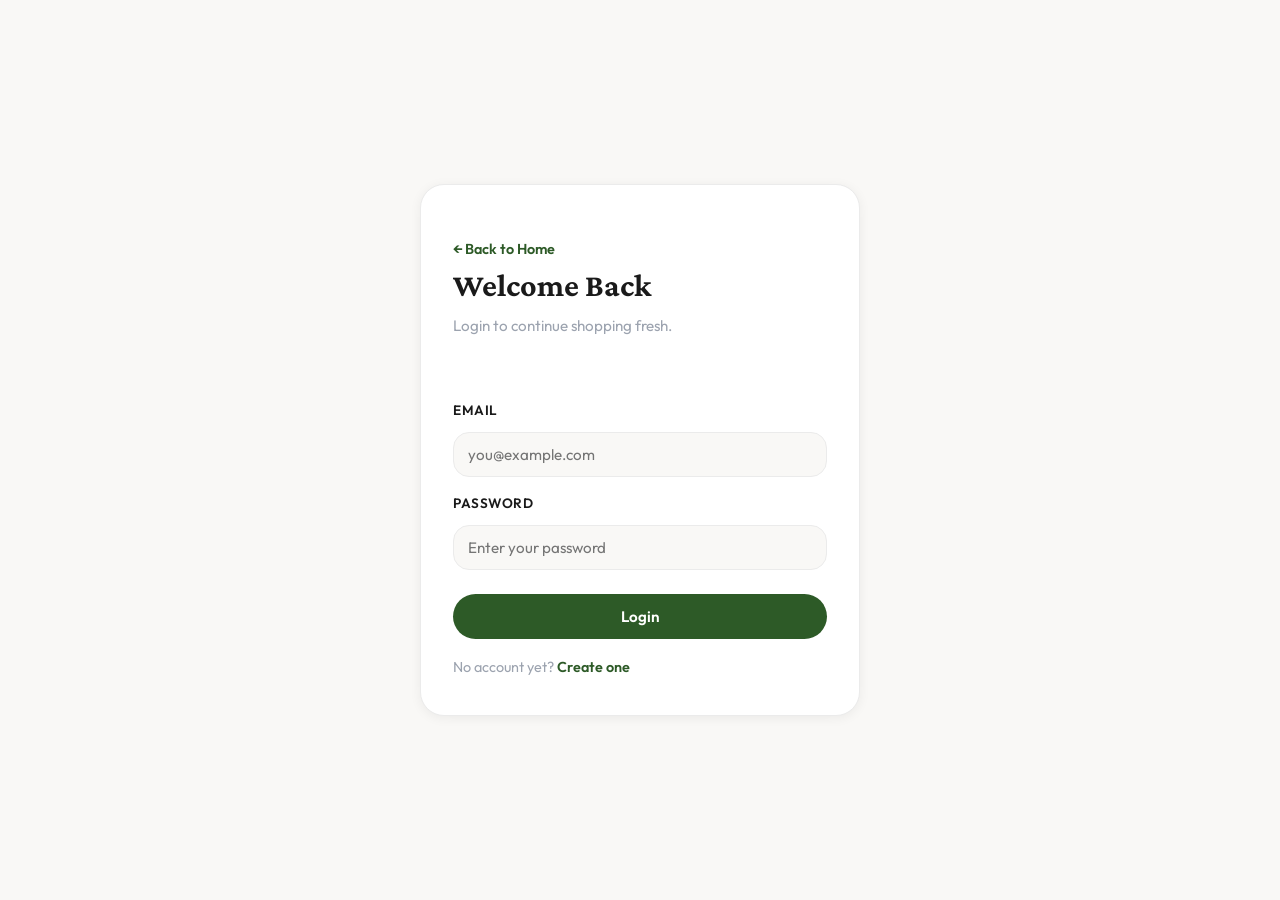
<file: admin.html>
<!DOCTYPE html>
<html lang="en">
<head>
  <meta charset="UTF-8">
  <meta name="viewport" content="width=device-width, initial-scale=1.0">
  <title>Admin Dashboard | FreshMarket</title>
  <link rel="preconnect" href="https://fonts.googleapis.com">
  <link rel="preconnect" href="https://fonts.gstatic.com" crossorigin>
  <link href="https://fonts.googleapis.com/css2?family=Crimson+Pro:ital,wght@0,400;0,600;0,700;1,400&family=Outfit:wght@300;400;500;600;700&display=swap" rel="stylesheet">
  <link rel="stylesheet" href="style.css">
  <link rel="stylesheet" href="https://cdnjs.cloudflare.com/ajax/libs/font-awesome/6.5.0/css/all.min.css">
</head>
<body data-page="admin">
  <header class="navbar">
    <a class="logo" href="index.html"><i class="fa-solid fa-seedling"></i> FreshMarket</a>
    <div class="search-bar">
      <i class="fa-solid fa-shield-halved search-icon"></i>
      <input type="text" value="Admin Dashboard" disabled>
    </div>
    <div class="nav-icons">
      <div id="roleLinks"></div>
      <a class="icon-badge nav-link" href="wishlist.html"><i class="fa-regular fa-heart"></i></a>
      <a class="icon-badge nav-link" href="index.html">Store</a>
      <div id="authActions" class="auth-actions"></div>
    </div>
  </header>

  <main class="dashboard">
    <section class="dashboard-head">
      <h1>Admin Management</h1>
      <p id="statusMessage" class="status-message"></p>
    </section>

    <section class="dashboard-grid">
      <article class="dashboard-card">
        <h3 id="categoryFormTitle">Create Category</h3>
        <form id="categoryForm" class="admin-form">
          <input type="hidden" id="editCategoryId" value="">
          <label for="categoryName">Category Name</label>
          <input id="categoryName" type="text" required placeholder="e.g. Dairy">
          <div class="form-actions">
            <button class="auth-btn submit" type="submit" id="categorySubmitBtn">Create Category</button>
            <button class="auth-btn secondary hidden" type="button" id="cancelCategoryEditBtn">Cancel</button>
          </div>
        </form>
      </article>

      <article class="dashboard-card">
        <h3 id="productFormTitle">Create Product</h3>
        <form id="productForm" class="admin-form">
          <input type="hidden" id="editProductId" value="">
          
          <label for="productName">Product Name</label>
          <input id="productName" type="text" required placeholder="e.g. Fresh Milk">

          <label for="productDescription">Description</label>
          <input id="productDescription" type="text" placeholder="Short product description">

          <label for="productImageUrl">Image URL</label>
          <input id="productImageUrl" type="url" placeholder="https://example.com/image.jpg">
          <div id="imagePreviewWrap" style="display:none;margin-top:6px;">
            <img id="imagePreview" src="" alt="Preview" onerror="this.src='https://images.unsplash.com/photo-1542838132-92c53300491e?q=80&w=600'; this.onerror=null;" style="width:100%;max-height:140px;object-fit:cover;border-radius:12px;border:1px solid #EBEBEB;">
          </div>

          <label for="productPrice">Price ($)</label>
          <input id="productPrice" type="number" min="0" step="0.01" required placeholder="0.00">

          <label for="productQuantity">Stock Quantity</label>
          <input id="productQuantity" type="number" min="0" required placeholder="0">

          <label for="productCategoryId">Category</label>
          <select id="productCategoryId" required></select>

          <div class="form-actions">
            <button class="auth-btn submit" type="submit" id="productSubmitBtn">Create Product</button>
            <button class="auth-btn secondary hidden" type="button" id="cancelEditBtn">Cancel</button>
          </div>
        </form>
      </article>
    </section>

    <section class="dashboard-card">
      <h3>Categories</h3>
      <div class="table-wrap">
        <table class="admin-table">
          <thead>
            <tr>
              <th>#</th>
              <th>Name</th>
              <th>ID</th>
              <th>Actions</th>
            </tr>
          </thead>
          <tbody id="categoriesTableBody"></tbody>
        </table>
      </div>
    </section>

    <section class="dashboard-card">
      <h3>Products</h3>
      <div class="table-wrap">
        <table class="admin-table">
          <thead>
            <tr>
              <th>Name</th>
              <th>Category</th>
              <th>Price</th>
              <th>Stock</th>
              <th>ID</th>
              <th>Actions</th>
            </tr>
          </thead>
          <tbody id="productsTableBody"></tbody>
        </table>
      </div>
    </section>
  </main>

  <script type="module" src="script-app.js"></script>
</body>
</html>
</file>
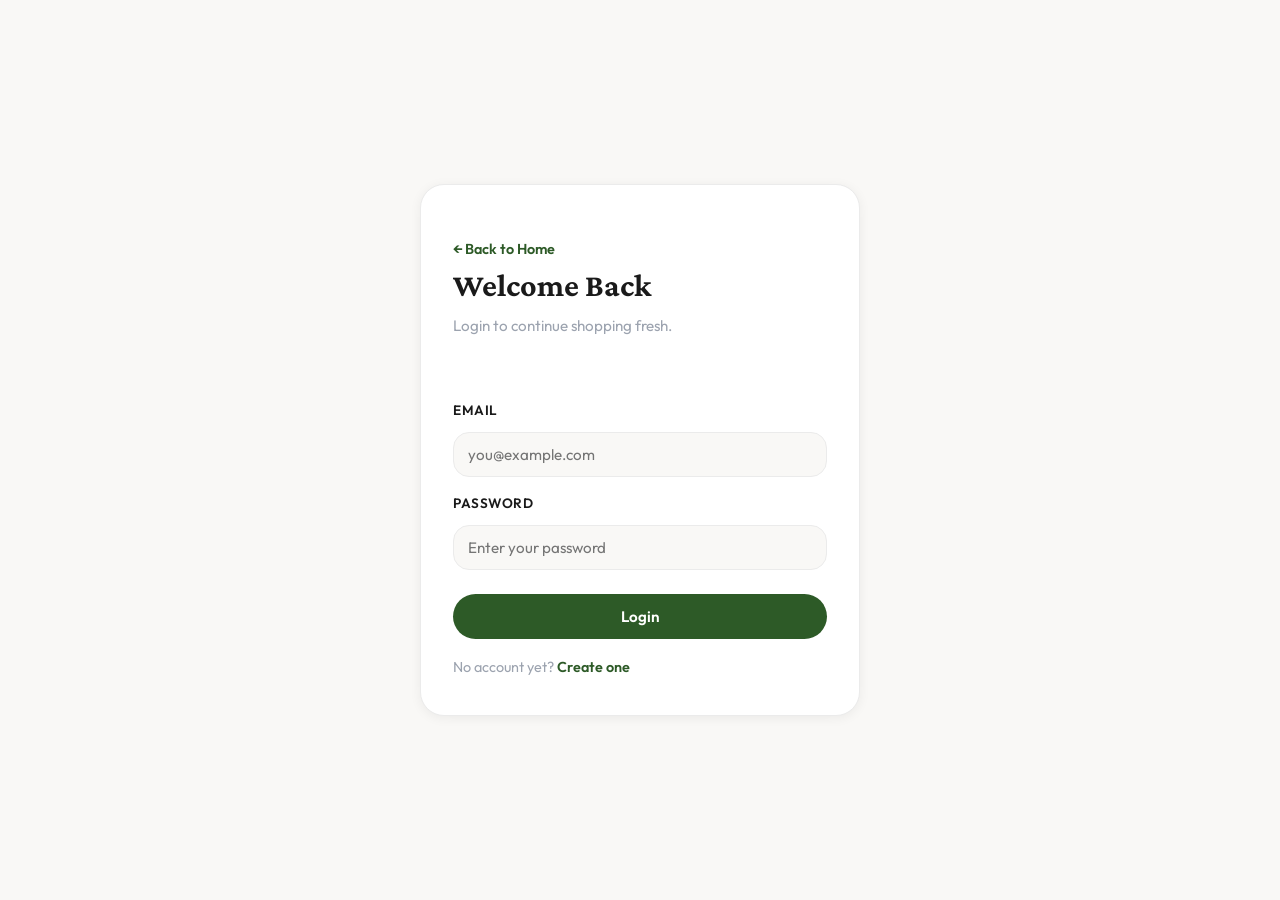
<file: Cart.html>
<!doctype html>
<html lang="en">

<head>
  <meta charset="UTF-8" />
  <meta name="viewport" content="width=device-width, initial-scale=1.0" />
  <title>Cart | FreshMarket</title>
  <meta name="description" content="Review your FreshMarket cart and place your grocery order.">
  <link rel="preconnect" href="https://fonts.googleapis.com">
  <link rel="preconnect" href="https://fonts.gstatic.com" crossorigin>
  <link
    href="https://fonts.googleapis.com/css2?family=Crimson+Pro:ital,wght@0,400;0,600;0,700;1,400&family=Outfit:wght@300;400;500;600;700&display=swap"
    rel="stylesheet">
  <link rel="stylesheet" href="style.css" />
  <link rel="stylesheet" href="https://cdnjs.cloudflare.com/ajax/libs/font-awesome/6.5.0/css/all.min.css" />
</head>

<body data-page="cart">
  <header class="navbar">
    <a class="logo" href="index.html"><i class="fa-solid fa-seedling"></i> FreshMarket</a>
    <div class="search-bar">
      <i class="fa-solid fa-magnifying-glass search-icon"></i>
      <input type="text" placeholder="Your cart items..." disabled />
    </div>
    <div class="nav-icons">
      <div id="roleLinks"></div>
      <a class="icon-badge" href="wishlist.html" title="Wishlist"><i class="fa-regular fa-heart"></i></a>
      <a class="icon-badge" href="index.html"><i class="fa-solid fa-store"></i></a>
      <div id="authActions" class="auth-actions"></div>
    </div>
  </header>

  <h1 class="title">Shopping Cart</h1>
  <p id="statusMessage" class="status-message page-message"></p>

  <div class="cart-container">
    <div id="cartItems" class="cart-items">
      <!-- Rendered from API -->
    </div>

    <div class="summary">
      <h3>Order Summary</h3>

      <div class="row">
        <span>Subtotal</span>
        <span id="subtotal">$0.00</span>
      </div>

      <div class="row">
        <span>Tax (8%)</span>
        <span id="tax">$0.00</span>
      </div>

      <div class="row">
        <span>Delivery Fee</span>
        <span>$4.99</span>
      </div>

      <hr />

      <div class="total">
        <span>Total</span>
        <span id="total">$0.00</span>
      </div>

      <button id="checkoutBtn" class="checkout">Proceed to Checkout</button>

      <button id="placeOrderBtn" class="checkout" style="display:none; background:#2D5A27; margin-top: 8px;">
        <i class="fa-solid fa-check"></i> Confirm &amp; Place Order
      </button>

      <button id="continueShoppingBtn" class="continue">Continue Shopping</button>
    </div>
  </div>

  <script type="module" src="script-app.js"></script>
</body>

</html>
</file>
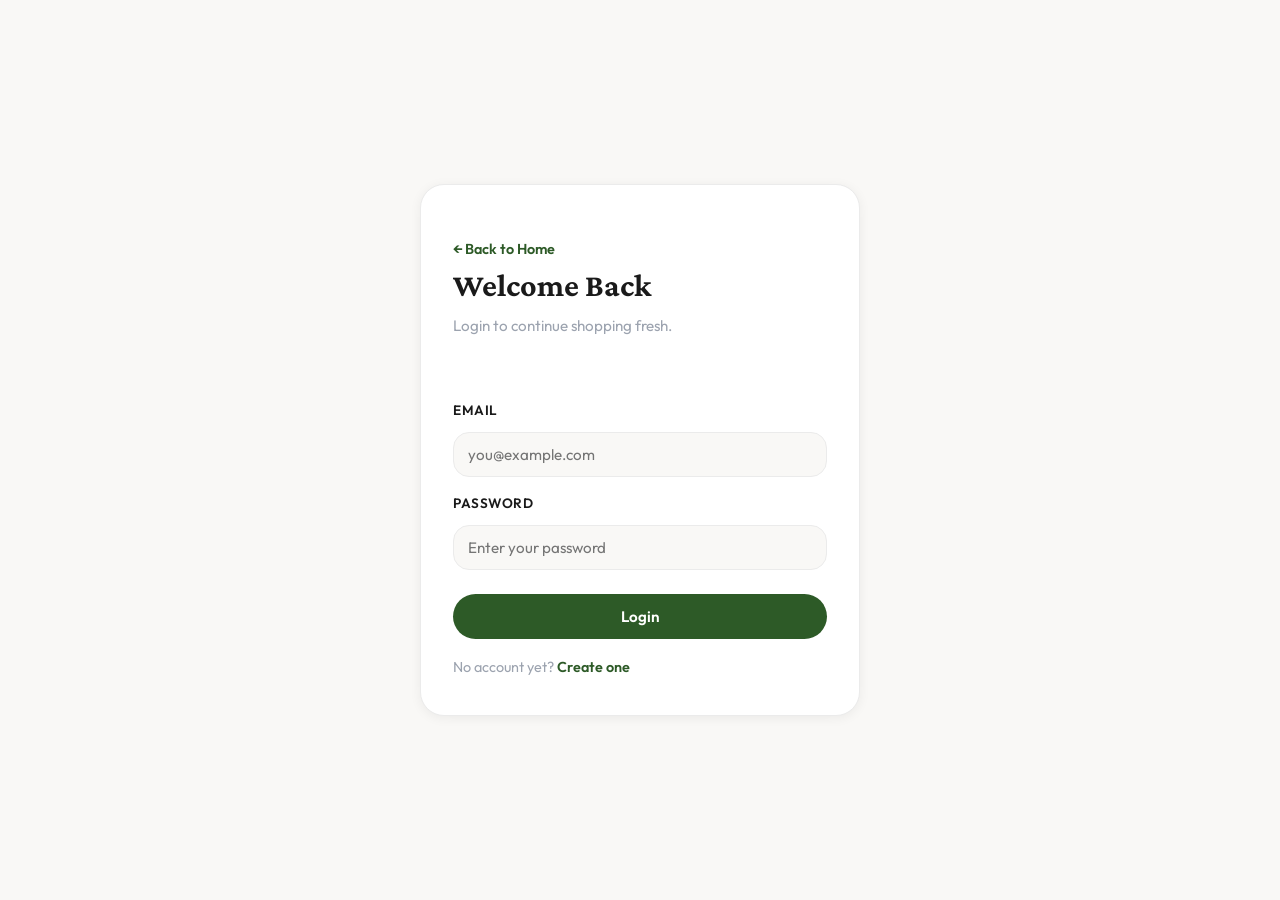
<file: delivery.html>
<!DOCTYPE html>
<html lang="en">
<head>
  <meta charset="UTF-8">
  <meta name="viewport" content="width=device-width, initial-scale=1.0">
  <title>Delivery Dashboard | FreshMarket</title>
  <link rel="preconnect" href="https://fonts.googleapis.com">
  <link rel="preconnect" href="https://fonts.gstatic.com" crossorigin>
  <link href="https://fonts.googleapis.com/css2?family=Crimson+Pro:ital,wght@0,400;0,600;0,700;1,400&family=Outfit:wght@300;400;500;600;700&display=swap" rel="stylesheet">
  <link rel="stylesheet" href="style.css">
  <link rel="stylesheet" href="https://cdnjs.cloudflare.com/ajax/libs/font-awesome/6.5.0/css/all.min.css">
</head>
<body data-page="delivery">
  <header class="navbar">
    <a class="logo" href="index.html"><i class="fa-solid fa-seedling"></i> FreshMarket</a>
    <div class="search-bar">
      <i class="fa-solid fa-truck search-icon"></i>
      <input type="text" value="Delivery Dashboard" disabled>
    </div>
    <div class="nav-icons">
      <div id="roleLinks"></div>
      <a class="icon-badge nav-link" href="index.html">Store</a>
      <div id="authActions" class="auth-actions"></div>
    </div>
  </header>

  <main class="dashboard">
    <section class="dashboard-head">
      <h1>Delivery Center</h1>
      <p id="statusMessage" class="status-message"></p>
    </section>

    <section class="dashboard-grid">
      <article class="dashboard-card">
        <h3>Available Categories</h3>
        <ul id="deliveryCategoriesList" class="delivery-list"></ul>
      </article>

      <article class="dashboard-card">
        <h3>Delivery Notes</h3>
        <p class="delivery-note">
          This page is connected to backend categories and products.
          Delivery-specific order assignment/status APIs are not yet exposed by backend.
        </p>
      </article>
    </section>

    <section class="dashboard-card">
      <h3>Product Availability Snapshot</h3>
      <div class="table-wrap">
        <table class="admin-table">
          <thead>
            <tr>
              <th>Product</th>
              <th>Category</th>
              <th>Stock</th>
              <th>Delivery Status</th>
            </tr>
          </thead>
          <tbody id="deliveryProductsBody"></tbody>
        </table>
      </div>
    </section>
  </main>

  <script type="module" src="script-app.js"></script>
</body>
</html>
</file>
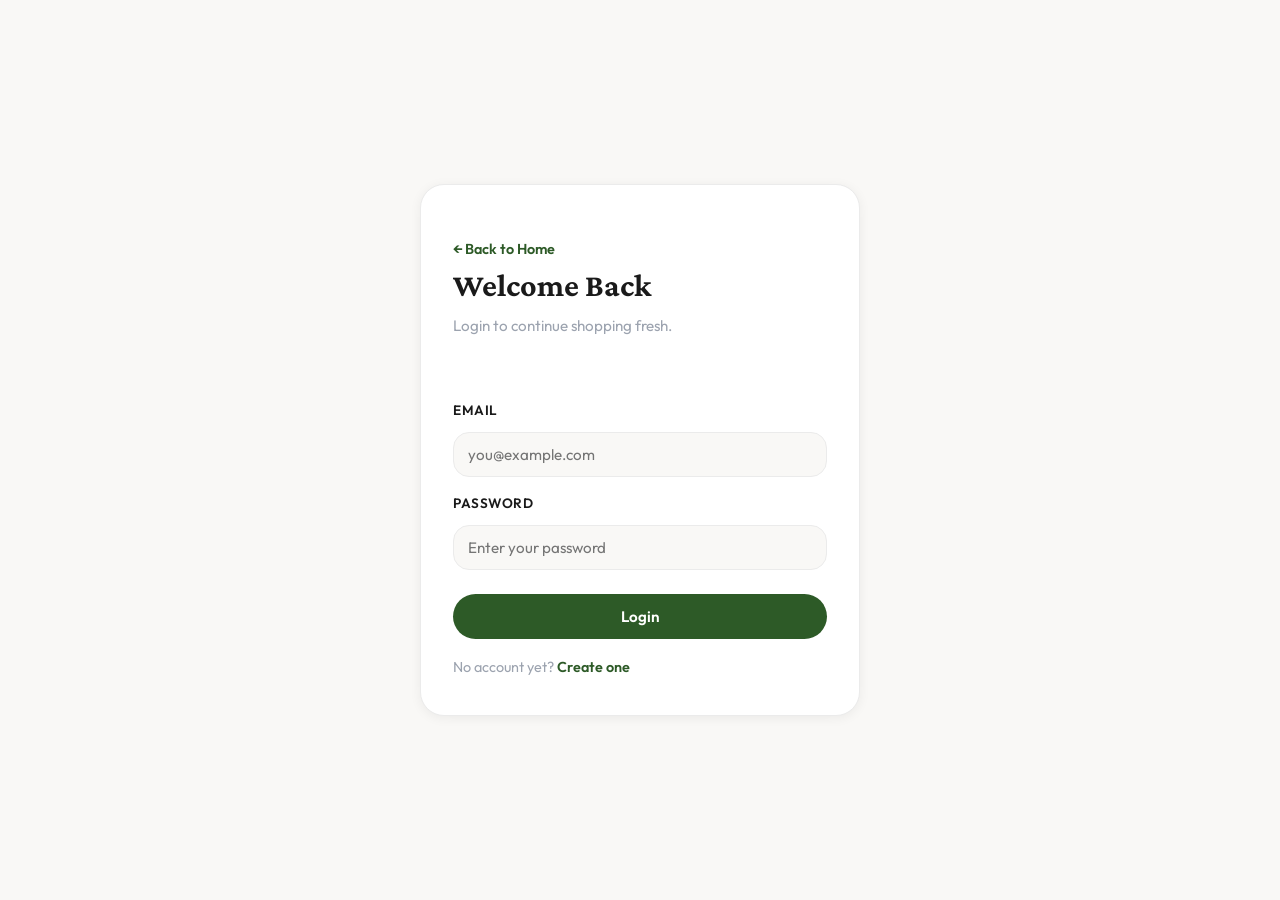
<file: login.html>
<!DOCTYPE html>
<html lang="en">
<head>
  <meta charset="UTF-8">
  <meta name="viewport" content="width=device-width, initial-scale=1.0">
  <title>Login | FreshMarket</title>
  <meta name="description" content="Login to your FreshMarket account to shop fresh groceries online.">
  <link rel="preconnect" href="https://fonts.googleapis.com">
  <link rel="preconnect" href="https://fonts.gstatic.com" crossorigin>
  <link href="https://fonts.googleapis.com/css2?family=Crimson+Pro:ital,wght@0,400;0,600;0,700;1,400&family=Outfit:wght@300;400;500;600;700&display=swap" rel="stylesheet">
  <link rel="stylesheet" href="style.css">
  <link rel="stylesheet" href="https://cdnjs.cloudflare.com/ajax/libs/font-awesome/6.5.0/css/all.min.css">
</head>
<body data-page="login">
  <main class="auth-page">
    <section class="auth-card">
      <p class="auth-switch"><a href="index.html">← Back to Home</a></p>
      <h1>Welcome Back</h1>
      <p class="auth-subtitle">Login to continue shopping fresh.</p>
      <p id="statusMessage" class="status-message"></p>
      <form id="loginForm" class="auth-form">
        <label for="email">Email</label>
        <input id="email" type="email" required placeholder="you@example.com">

        <label for="password">Password</label>
        <input id="password" type="password" required placeholder="Enter your password">

        <button type="submit" class="auth-btn submit">Login</button>
      </form>
      <p class="auth-switch">No account yet? <a href="signup.html">Create one</a></p>
    </section>
  </main>
  <script type="module" src="script-app.js"></script>
</body>
</html>
</file>
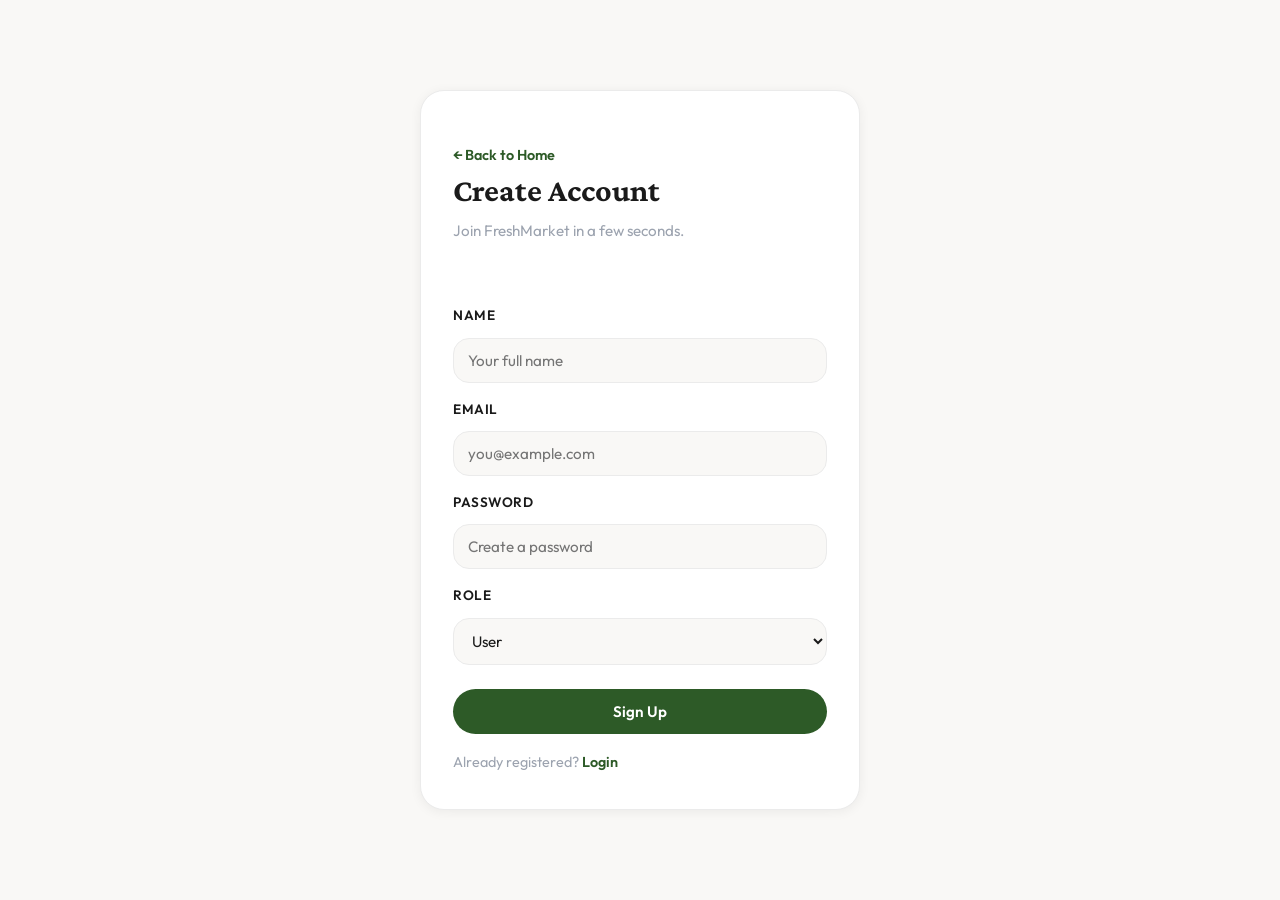
<file: signup.html>
<!DOCTYPE html>
<html lang="en">
<head>
  <meta charset="UTF-8">
  <meta name="viewport" content="width=device-width, initial-scale=1.0">
  <title>Sign Up | FreshMarket</title>
  <meta name="description" content="Create your FreshMarket account and start shopping for fresh groceries online.">
  <link rel="preconnect" href="https://fonts.googleapis.com">
  <link rel="preconnect" href="https://fonts.gstatic.com" crossorigin>
  <link href="https://fonts.googleapis.com/css2?family=Crimson+Pro:ital,wght@0,400;0,600;0,700;1,400&family=Outfit:wght@300;400;500;600;700&display=swap" rel="stylesheet">
  <link rel="stylesheet" href="style.css">
  <link rel="stylesheet" href="https://cdnjs.cloudflare.com/ajax/libs/font-awesome/6.5.0/css/all.min.css">
</head>
<body data-page="signup">
  <main class="auth-page">
    <section class="auth-card">
      <p class="auth-switch"><a href="index.html">← Back to Home</a></p>
      <h1>Create Account</h1>
      <p class="auth-subtitle">Join FreshMarket in a few seconds.</p>
      <p id="statusMessage" class="status-message"></p>
      <form id="signupForm" class="auth-form">
        <label for="name">Name</label>
        <input id="name" type="text" required placeholder="Your full name">

        <label for="email">Email</label>
        <input id="email" type="email" required placeholder="you@example.com">

        <label for="password">Password</label>
        <input id="password" type="password" required placeholder="Create a password">

        <label for="role">Role</label>
        <select id="role" required>
          <option value="USER">User</option>
          <option value="ADMIN">Admin</option>
          <option value="DELIVERY">Delivery</option>
        </select>

        <button type="submit" class="auth-btn submit">Sign Up</button>
      </form>
      <p class="auth-switch">Already registered? <a href="login.html">Login</a></p>
    </section>
  </main>
  <script type="module" src="script-app.js"></script>
</body>
</html>
</file>
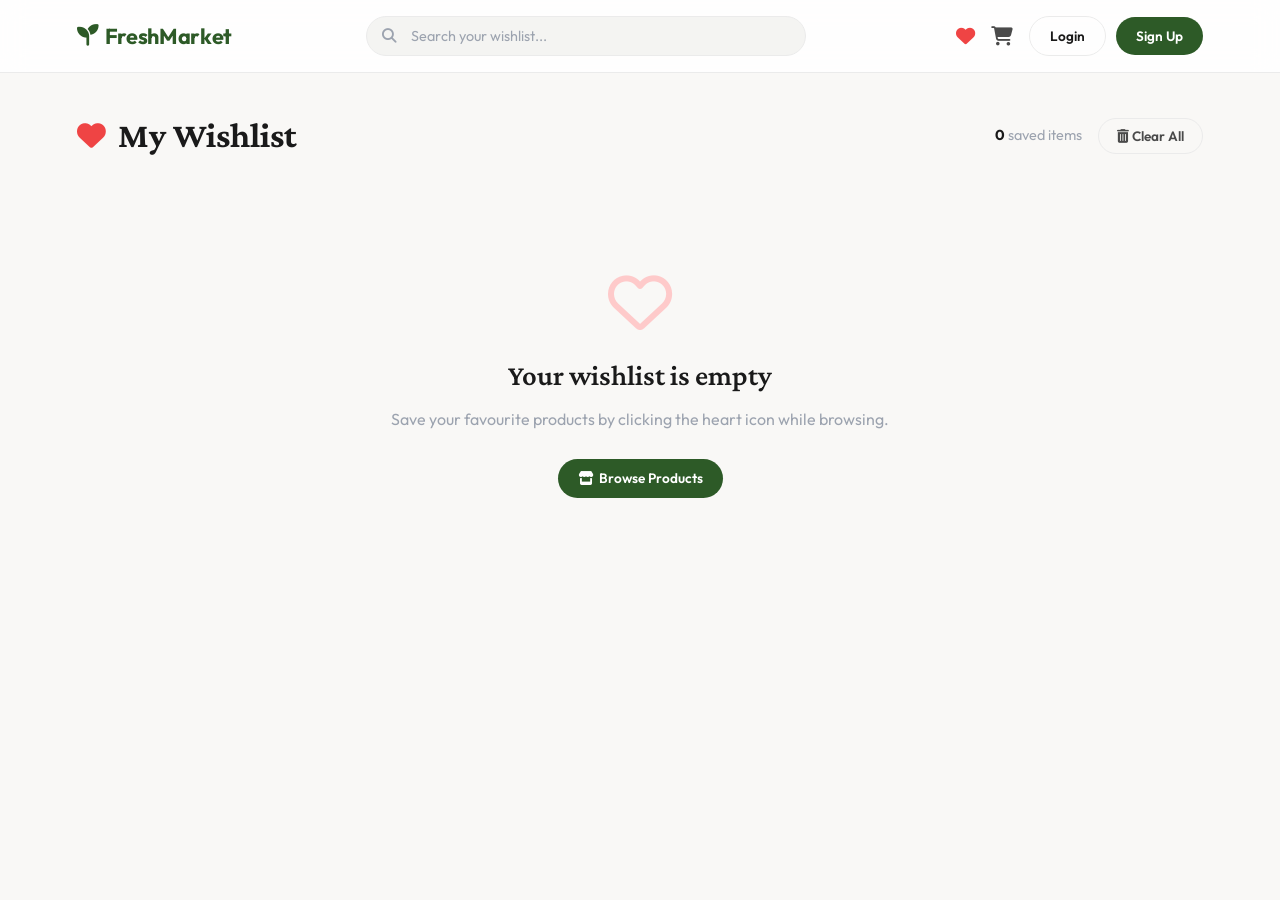
<file: wishlist.html>
<!DOCTYPE html>
<html lang="en">
<head>
  <meta charset="UTF-8">
  <meta name="viewport" content="width=device-width, initial-scale=1.0">
  <title>My Wishlist | FreshMarket</title>
  <meta name="description" content="Your saved favourite products on FreshMarket.">
  <link rel="preconnect" href="https://fonts.googleapis.com">
  <link rel="preconnect" href="https://fonts.gstatic.com" crossorigin>
  <link href="https://fonts.googleapis.com/css2?family=Crimson+Pro:ital,wght@0,400;0,600;0,700;1,400&family=Outfit:wght@300;400;500;600;700&display=swap" rel="stylesheet">
  <link rel="stylesheet" href="style.css">
  <link rel="stylesheet" href="https://cdnjs.cloudflare.com/ajax/libs/font-awesome/6.5.0/css/all.min.css">
  <style>
    .wishlist-page-header {
      display: flex;
      align-items: center;
      justify-content: space-between;
      margin: 36px 6% 28px;
      flex-wrap: wrap;
      gap: 16px;
    }
    .wishlist-page-header h1 {
      font-family: 'Crimson Pro', Georgia, serif;
      font-size: 2.2rem;
      font-weight: 700;
      color: var(--text-dark);
      display: flex;
      align-items: center;
      gap: 12px;
    }
    .wishlist-page-header h1 i {
      color: #EF4444;
      font-size: 1.8rem;
    }
    .wishlist-meta {
      font-size: 0.9rem;
      color: var(--text-muted);
    }
    .wishlist-meta span {
      font-weight: 700;
      color: var(--text-dark);
    }
    .wishlist-grid-wrap {
      padding: 0 6% 60px;
    }
    .wishlist-empty-state {
      text-align: center;
      padding: 80px 20px;
    }
    .wishlist-empty-state .empty-icon {
      font-size: 4rem;
      color: #FECACA;
      margin-bottom: 20px;
      display: block;
    }
    .wishlist-empty-state h2 {
      font-family: 'Crimson Pro', Georgia, serif;
      font-size: 1.8rem;
      font-weight: 600;
      color: var(--text-dark);
      margin-bottom: 10px;
    }
    .wishlist-empty-state p {
      color: var(--text-muted);
      margin-bottom: 28px;
      font-size: 1rem;
    }
  </style>
</head>
<body data-page="wishlist">

  <!-- Navbar -->
  <header class="navbar">
    <a class="logo" href="index.html"><i class="fa-solid fa-seedling"></i> FreshMarket</a>
    <div class="search-bar">
      <i class="fa-solid fa-magnifying-glass search-icon"></i>
      <input type="text" placeholder="Search your wishlist..." disabled>
    </div>
    <div class="nav-icons">
      <div id="roleLinks"></div>
      <a class="icon-badge" href="wishlist.html" title="Wishlist" style="color: #EF4444;">
        <i class="fa-solid fa-heart"></i>
      </a>
      <a class="icon-badge" href="Cart.html"><i class="fa-solid fa-cart-shopping"></i></a>
      <div id="authActions" class="auth-actions"></div>
    </div>
  </header>

  <!-- Page heading -->
  <div class="wishlist-page-header">
    <h1><i class="fa-solid fa-heart"></i> My Wishlist</h1>
    <div style="display:flex;align-items:center;gap:16px;">
      <p class="wishlist-meta">
        <span id="wishlistCount">0</span> saved items
      </p>
      <button id="clearWishlistBtn" class="clear-filters-btn" style="font-size:0.85rem;padding:8px 18px;">
        <i class="fa-solid fa-trash-can"></i> Clear All
      </button>
    </div>
  </div>

  <!-- Grid -->
  <div class="wishlist-grid-wrap">
    <div id="wishlistGrid" class="products-grid"></div>
    <div id="wishlistEmpty" class="wishlist-empty-state hidden">
      <i class="fa-regular fa-heart empty-icon"></i>
      <h2>Your wishlist is empty</h2>
      <p>Save your favourite products by clicking the heart icon while browsing.</p>
      <a href="index.html" class="auth-btn">
        <i class="fa-solid fa-store"></i>&nbsp; Browse Products
      </a>
    </div>
  </div>

  <script type="module" src="script-app.js"></script>
  <script>
    // Update wishlist count badge live
    document.addEventListener('DOMContentLoaded', () => {
      try {
        const list = JSON.parse(localStorage.getItem('mart_wishlist') || '[]');
        const countEl = document.getElementById('wishlistCount');
        if (countEl) countEl.textContent = list.length;
      } catch {}
    });
  </script>
</body>
</html>
</file>
<file: style.css>
@import url('https://fonts.googleapis.com/css2?family=Crimson+Pro:ital,wght@0,400;0,600;0,700;1,400&family=Outfit:wght@300;400;500;600;700&display=swap');

/* =============================================
   DESIGN TOKENS
   ============================================= */
:root {
  /* Colors */
  --green-primary:   #2D5A27;
  --green-light:     #4a7c59;
  --green-muted:     #E8F5E3;
  --green-accent:    #14AE5C;

  --bg-body:         #F9F8F6;
  --bg-card:         #FFFFFF;
  --bg-sidebar:      #FFFFFF;

  --text-dark:       #1A1A1A;
  --text-mid:        #4A4A4A;
  --text-muted:      #9CA3AF;

  --border:          #EBEBEB;
  --border-focus:    #2D5A27;

  --shadow-card:     0 2px 12px rgba(0,0,0,0.06);
  --shadow-hover:    0 8px 30px rgba(45,90,39,0.14);
  --shadow-navbar:   0 1px 0 rgba(0,0,0,0.07);

  /* Spacing */
  --radius-sm:       8px;
  --radius-md:       16px;
  --radius-lg:       24px;
  --radius-full:     9999px;
}

/* =============================================
   RESET & BASE
   ============================================= */
*, *::before, *::after { box-sizing: border-box; margin: 0; padding: 0; }

body {
  font-family: 'Outfit', -apple-system, BlinkMacSystemFont, sans-serif;
  background-color: var(--bg-body);
  color: var(--text-dark);
  line-height: 1.5;
  -webkit-font-smoothing: antialiased;
}

/* =============================================
   NAVBAR
   ============================================= */
.navbar {
  display: flex;
  justify-content: space-between;
  align-items: center;
  padding: 16px 6%;
  background: rgba(255, 255, 255, 0.85);
  backdrop-filter: blur(12px);
  position: sticky;
  top: 0;
  z-index: 1000;
  border-bottom: 1px solid var(--border);
}

/* Admin Restriction */
body.role-admin .nav-icons a[href="Cart.html"],
body.role-admin .nav-icons a[href="wishlist.html"],
body.role-admin .add-btn,
body.role-admin .wishlist-btn {
  display: none !important;
}

/* Hero Banner */
.hero-banner {
  margin: 20px 6% 40px;
  background: #fdf5eb;
  border-radius: 32px;
  display: flex;
  overflow: hidden;
  min-height: 400px;
  align-items: center;
}

.hero-content {
  flex: 1;
  padding: 60px;
}

.hero-tag {
  display: inline-block;
  padding: 6px 14px;
  background: var(--green-light);
  color: white;
  border-radius: 50px;
  font-size: 0.85rem;
  font-weight: 700;
  margin-bottom: 20px;
}

.hero-content h1 {
  font-family: 'Crimson Pro', serif;
  font-size: 3.5rem;
  line-height: 1.1;
  color: var(--text-dark);
  margin-bottom: 20px;
}

.hero-content p {
  color: var(--text-mid);
  font-size: 1.1rem;
  margin-bottom: 32px;
  max-width: 480px;
}

.hero-image {
  flex: 1;
  height: 100%;
}

.hero-image img {
  width: 100%;
  height: 100%;
  object-fit: cover;
}

/* Categories Strip */
.categories-strip {
  display: flex;
  justify-content: center;
  gap: 32px;
  margin-bottom: 50px;
  padding: 0 6%;
  flex-wrap: wrap;
}

.category-item {
  display: flex;
  flex-direction: column;
  align-items: center;
  gap: 12px;
  cursor: pointer;
  transition: transform 0.3s cubic-bezier(0.175, 0.885, 0.32, 1.275);
}

.category-item:hover { transform: translateY(-5px); }

.cat-icon {
  width: 70px;
  height: 70px;
  background: white;
  border: 1px solid var(--border);
  border-radius: 50%;
  display: flex;
  align-items: center;
  justify-content: center;
  font-size: 1.5rem;
  color: var(--text-dark);
  transition: all 0.3s;
}

.category-item.active .cat-icon {
  background: var(--green-primary);
  border-color: var(--green-primary);
  color: white;
  box-shadow: 0 8px 20px rgba(45, 90, 39, 0.2);
}

.category-item span {
  font-size: 0.9rem;
  font-weight: 600;
  color: var(--text-dark);
}

.logo {
  font-family: 'Outfit', sans-serif;
  font-size: 1.35rem;
  font-weight: 700;
  color: var(--green-primary);
  text-decoration: none;
  letter-spacing: -0.3px;
  display: flex;
  align-items: center;
  gap: 6px;
  white-space: nowrap;
}

/* Search bar */
.search-bar {
  position: relative;
  display: flex;
  align-items: center;
  flex: 1;
  max-width: 440px;
  margin: 0 32px;
}

.search-icon {
  position: absolute;
  left: 16px;
  color: var(--text-muted);
  font-size: 0.9rem;
  pointer-events: none;
}

.search-bar input {
  width: 100%;
  padding: 10px 18px 10px 44px;
  border-radius: var(--radius-full);
  border: 1.5px solid var(--border);
  background: #F4F4F2;
  font-family: 'Outfit', sans-serif;
  font-size: 0.9rem;
  color: var(--text-dark);
  transition: all 0.25s ease;
}

.search-bar input::placeholder { color: var(--text-muted); }

.search-bar input:focus {
  outline: none;
  background: #fff;
  border-color: var(--border-focus);
  box-shadow: 0 0 0 3px rgba(45,90,39,0.12);
}

/* Nav icons */
.nav-icons {
  display: flex;
  align-items: center;
  gap: 16px;
}

.icon-badge {
  font-size: 1.2rem;
  color: var(--text-mid);
  text-decoration: none;
  cursor: pointer;
  transition: color 0.2s;
  display: flex;
  align-items: center;
}

.icon-badge:hover { color: var(--green-primary); }

.auth-actions { display: flex; align-items: center; gap: 10px; }

.auth-btn {
  font-family: 'Outfit', sans-serif;
  font-weight: 600;
  font-size: 0.85rem;
  padding: 9px 20px;
  border-radius: var(--radius-full);
  border: none;
  cursor: pointer;
  text-decoration: none;
  transition: all 0.2s ease;
  display: inline-flex;
  align-items: center;
  background: var(--green-primary);
  color: #fff;
}

.auth-btn:hover { background: var(--green-light); }

.auth-btn.secondary {
  background: transparent;
  color: var(--text-dark);
  border: 1.5px solid var(--border);
}

.auth-btn.secondary:hover {
  border-color: var(--green-primary);
  color: var(--green-primary);
}

.user-badge {
  font-size: 0.85rem;
  font-weight: 500;
  color: var(--green-primary);
  background: var(--green-muted);
  border-radius: var(--radius-full);
  padding: 7px 14px;
}

.nav-link {
  font-family: 'Outfit', sans-serif;
  font-size: 0.85rem;
  font-weight: 500;
  color: var(--text-mid);
  border: 1.5px solid var(--border);
  border-radius: var(--radius-full);
  padding: 7px 16px;
  text-decoration: none;
  transition: all 0.2s;
}

.nav-link:hover { border-color: var(--green-primary); color: var(--green-primary); }

/* =============================================
   LAYOUT – CATALOG PAGE
   ============================================= */
.container {
  display: flex;
  padding: 36px 6%;
  gap: 32px;
  align-items: flex-start;
}

/* =============================================
   SIDEBAR
   ============================================= */
.sidebar {
  width: 260px;
  flex-shrink: 0;
  background: var(--bg-sidebar);
  border-radius: var(--radius-lg);
  border: 1px solid var(--border);
  padding: 28px 24px;
  box-shadow: var(--shadow-card);
}

.filter-header {
  display: flex;
  align-items: center;
  gap: 9px;
  font-family: 'Outfit', sans-serif;
  font-weight: 700;
  font-size: 1.05rem;
  color: var(--text-dark);
  margin-bottom: 28px;
}

.filter-header i { color: var(--green-primary); }

.clear-filters-btn {
  margin-left: auto;
  background: none;
  border: 1.5px solid var(--border);
  border-radius: var(--radius-full);
  padding: 5px 13px;
  font-family: 'Outfit', sans-serif;
  font-size: 0.78rem;
  font-weight: 600;
  color: var(--text-mid);
  cursor: pointer;
  transition: all 0.2s;
}

.clear-filters-btn:hover {
  border-color: var(--green-primary);
  color: var(--green-primary);
}

.filter-group { margin-bottom: 28px; }

.filter-group > label {
  display: block;
  font-family: 'Outfit', sans-serif;
  font-weight: 600;
  font-size: 0.875rem;
  color: var(--text-dark);
  margin-bottom: 14px;
  letter-spacing: 0.02em;
  text-transform: uppercase;
  font-size: 0.75rem;
}

/* Range slider */
.range-input {
  width: 100%;
  height: 4px;
  border-radius: var(--radius-full);
  accent-color: var(--green-primary);
  cursor: pointer;
  background: var(--border);
}

.price-labels {
  display: flex;
  justify-content: space-between;
  font-size: 0.82rem;
  color: var(--text-muted);
  margin-top: 10px;
}

.price-labels span:last-child {
  font-weight: 600;
  color: var(--green-primary);
}

/* Radio options */
.radio-opt {
  display: flex;
  align-items: center;
  gap: 10px;
  margin-bottom: 10px;
  cursor: pointer;
}

.radio-opt input[type="radio"] { accent-color: var(--green-primary); cursor: pointer; }

.radio-opt label {
  font-size: 0.9rem;
  font-weight: 400;
  color: var(--text-mid);
  cursor: pointer;
  margin-bottom: 0 !important;
  text-transform: none !important;
  letter-spacing: 0 !important;
}

/* Select */
.custom-select {
  width: 100%;
  border-radius: var(--radius-md);
  border: 1.5px solid var(--border);
  background: var(--bg-body);
  padding: 10px 14px;
  font-family: 'Outfit', sans-serif;
  font-size: 0.88rem;
  color: var(--text-dark);
  cursor: pointer;
  transition: border-color 0.2s;
  appearance: auto;
}

.custom-select:focus {
  outline: none;
  border-color: var(--border-focus);
  box-shadow: 0 0 0 3px rgba(45,90,39,0.1);
}

/* =============================================
   MAIN CONTENT
   ============================================= */
.content { flex: 1; min-width: 0; }

.results-count {
  font-size: 0.9rem;
  font-weight: 500;
  color: var(--text-muted);
  margin-bottom: 22px;
}

.results-count span { color: var(--text-dark); font-weight: 700; }

.status-message {
  margin-bottom: 14px;
  font-size: 0.875rem;
  font-weight: 500;
  color: var(--green-light);
  min-height: 20px;
}

.status-message.error { color: #DC2626; }

.page-message { margin: 8px 6% 16px; }

.hidden { display: none !important; }

.empty-state {
  text-align: center;
  padding: 60px 20px;
  color: var(--text-muted);
  font-size: 1rem;
  font-weight: 500;
}

/* =============================================
   PRODUCTS GRID
   ============================================= */
.products-grid {
  display: grid;
  grid-template-columns: repeat(auto-fill, minmax(220px, 1fr));
  gap: 22px;
}

/* =============================================
   PRODUCT CARD
   ============================================= */
.product-card {
  background: var(--bg-card);
  border-radius: var(--radius-lg);
  border: 1px solid var(--border);
  overflow: hidden;
  box-shadow: var(--shadow-card);
  transition: transform 0.35s cubic-bezier(0.165,0.84,0.44,1),
              box-shadow 0.35s cubic-bezier(0.165,0.84,0.44,1);
  cursor: pointer;
  position: relative;
}

.product-card:hover {
  transform: translateY(-6px);
  box-shadow: var(--shadow-hover);
}

.img-container {
  position: relative;
  height: 200px;
  overflow: hidden;
  background: #F5F5F3;
}

.img-container img {
  width: 100%;
  height: 100%;
  object-fit: cover;
  transition: transform 0.55s ease;
}

.product-card:hover .img-container img { transform: scale(1.07); }

/* Wishlist button */
.wishlist-btn {
  position: absolute;
  top: 12px;
  right: 12px;
  background: rgba(255,255,255,0.92);
  border: none;
  width: 36px;
  height: 36px;
  border-radius: 50%;
  display: flex;
  align-items: center;
  justify-content: center;
  box-shadow: 0 2px 8px rgba(0,0,0,0.12);
  cursor: pointer;
  color: var(--text-muted);
  font-size: 0.9rem;
  transition: all 0.25s;
  backdrop-filter: blur(4px);
}

.wishlist-btn:hover {
  background: #fff;
  color: #EF4444;
  transform: scale(1.1);
}

/* Product info */
.product-info { padding: 16px 18px 18px; }

.category {
  display: inline-block;
  font-family: 'Outfit', sans-serif;
  font-size: 0.72rem;
  font-weight: 600;
  letter-spacing: 0.06em;
  text-transform: uppercase;
  color: var(--green-light);
  background: var(--green-muted);
  border-radius: var(--radius-full);
  padding: 3px 10px;
  margin-bottom: 8px;
}

.product-info h4 {
  font-family: 'Crimson Pro', Georgia, serif;
  font-size: 1.2rem;
  font-weight: 600;
  color: var(--text-dark);
  margin-bottom: 4px;
  line-height: 1.3;
}

.stock-line {
  font-size: 0.8rem;
  color: var(--text-muted);
  margin-bottom: 14px;
}

.stock-line.low { color: #F59E0B; }

.card-footer {
  display: flex;
  align-items: center;
  justify-content: space-between;
  margin-top: 4px;
}

.price {
  font-family: 'Crimson Pro', Georgia, serif;
  font-size: 1.35rem;
  font-weight: 700;
  color: var(--green-primary);
  line-height: 1;
}

/* Add-to-cart button – circular green */
.add-btn {
  display: flex;
  align-items: center;
  gap: 6px;
  background: var(--green-primary);
  color: #fff;
  border: none;
  border-radius: var(--radius-full);
  padding: 9px 18px;
  font-family: 'Outfit', sans-serif;
  font-size: 0.82rem;
  font-weight: 600;
  cursor: pointer;
  transition: all 0.25s ease;
}

.add-btn:hover {
  background: var(--green-light);
  transform: scale(1.04);
}

.add-btn:active { transform: scale(0.97); }

/* =============================================
   GUEST CARD
   ============================================= */
.guest-card {
  grid-column: 1 / -1;
  background: var(--bg-card);
  border: 1px solid var(--border);
  border-radius: var(--radius-lg);
  padding: 48px 36px;
  box-shadow: var(--shadow-card);
  text-align: center;
}

.guest-card h3 {
  font-family: 'Crimson Pro', Georgia, serif;
  font-size: 1.8rem;
  font-weight: 700;
  margin-bottom: 10px;
}

.guest-card p {
  color: var(--text-muted);
  margin-bottom: 24px;
  font-size: 1rem;
}

.guest-actions {
  display: flex;
  gap: 12px;
  justify-content: center;
}

/* =============================================
   CART PAGE
   ============================================= */
.title {
  font-family: 'Crimson Pro', Georgia, serif;
  font-size: 2rem;
  font-weight: 700;
  margin: 32px 6% 8px;
  color: var(--text-dark);
}

.cart-container {
  display: flex;
  gap: 32px;
  padding: 0 6% 80px;
  align-items: flex-start;
}

.cart-items {
  flex: 2;
  display: flex;
  flex-direction: column;
  gap: 16px;
}

.cart-card {
  display: flex;
  align-items: center;
  background: var(--bg-card);
  padding: 16px 20px;
  border-radius: 20px;
  border: 1px solid var(--border);
  gap: 20px;
  transition: all 0.3s ease;
  position: relative;
}

.cart-card:hover {
  border-color: #E2E2E2;
  box-shadow: 0 4px 12px rgba(0,0,0,0.03);
}

.cart-card img {
  width: 90px;
  height: 90px;
  object-fit: cover;
  border-radius: 12px;
  background: #f0f0f0;
}

.cart-card .item-info {
  flex: 1;
}

.cart-card .item-info h3 {
  font-family: 'Outfit', sans-serif;
  font-size: 1.1rem;
  font-weight: 600;
  color: var(--text-dark);
  margin-bottom: 4px;
}

.cart-card .item-info .category {
  font-size: 0.85rem;
  color: var(--text-muted);
  margin-bottom: 8px;
}

.cart-card .item-info .price {
  font-family: 'Crimson Pro', serif;
  font-weight: 700;
  font-size: 1.25rem;
  color: var(--green-primary);
}

.cart-actions-wrap {
  display: flex;
  flex-direction: column;
  align-items: flex-end;
  gap: 12px;
}

.qty-controls {
  display: flex;
  align-items: center;
  gap: 14px;
  background: #F9F9F9;
  padding: 6px 12px;
  border-radius: 50px;
  border: 1px solid #EEE;
}

.qty-btn {
  background: none;
  border: none;
  width: 24px;
  height: 24px;
  display: flex;
  align-items: center;
  justify-content: center;
  cursor: pointer;
  color: #666;
  font-size: 0.8rem;
  transition: color 0.2s;
}

.qty-btn:hover { color: var(--green-primary); }

.qty-num {
  font-size: 0.9rem;
  font-weight: 600;
  min-width: 14px;
  text-align: center;
}

.item-total-line {
  font-family: 'Outfit', sans-serif;
  font-weight: 700;
  font-size: 1rem;
  color: var(--text-dark);
}

.delete-btn-top {
  position: absolute;
  top: 16px;
  right: 20px;
  background: none;
  border: none;
  color: #EF4444;
  cursor: pointer;
  font-size: 1rem;
  opacity: 0.7;
  transition: opacity 0.2s;
}

.delete-btn-top:hover { opacity: 1; }

/* Order summary */
.summary {
  flex: 1;
  background: var(--bg-card);
  padding: 28px;
  border-radius: var(--radius-lg);
  border: 1px solid var(--border);
  box-shadow: var(--shadow-card);
}

.summary h3 {
  font-family: 'Crimson Pro', Georgia, serif;
  font-size: 1.4rem;
  font-weight: 700;
  margin-bottom: 22px;
  color: var(--text-dark);
}

.summary hr {
  border: none;
  border-top: 1px solid var(--border);
  margin: 14px 0;
}

.row {
  display: flex;
  justify-content: space-between;
  font-size: 0.9rem;
  color: var(--text-mid);
  margin-bottom: 10px;
}

.total {
  display: flex;
  justify-content: space-between;
  font-family: 'Crimson Pro', Georgia, serif;
  font-size: 1.4rem;
  font-weight: 700;
  margin-top: 14px;
  color: var(--green-primary);
}

.checkout {
  width: 100%;
  padding: 13px;
  margin-top: 22px;
  border: none;
  border-radius: var(--radius-full);
  background: var(--green-primary);
  color: white;
  font-family: 'Outfit', sans-serif;
  font-weight: 700;
  font-size: 0.95rem;
  cursor: pointer;
  transition: all 0.25s;
}

.checkout:hover { background: var(--green-light); }

.continue {
  width: 100%;
  padding: 13px;
  margin-top: 10px;
  border-radius: var(--radius-full);
  border: 1.5px solid var(--border);
  background: white;
  font-family: 'Outfit', sans-serif;
  font-weight: 600;
  font-size: 0.9rem;
  cursor: pointer;
  transition: all 0.25s;
  color: var(--text-dark);
}

.continue:hover { border-color: var(--green-primary); color: var(--green-primary); }

/* =============================================
   AUTH PAGES
   ============================================= */
.auth-page {
  min-height: 100vh;
  display: flex;
  align-items: center;
  justify-content: center;
  padding: 32px 20px;
  background: var(--bg-body);
}

.auth-card {
  width: 100%;
  max-width: 440px;
  background: var(--bg-card);
  border: 1px solid var(--border);
  border-radius: var(--radius-lg);
  box-shadow: var(--shadow-card);
  padding: 36px 32px;
}

.auth-card h1 {
  font-family: 'Crimson Pro', Georgia, serif;
  font-size: 2rem;
  font-weight: 700;
  color: var(--text-dark);
  margin-bottom: 6px;
}

.auth-subtitle {
  color: var(--text-muted);
  margin-bottom: 24px;
  font-size: 0.95rem;
}

.auth-form {
  display: flex;
  flex-direction: column;
  gap: 12px;
}

.auth-form label {
  font-weight: 600;
  font-size: 0.85rem;
  color: var(--text-dark);
  margin-top: 4px;
  text-transform: uppercase;
  letter-spacing: 0.04em;
}

.auth-form input,
.auth-form select {
  border: 1.5px solid var(--border);
  border-radius: var(--radius-md);
  padding: 12px 14px;
  font-family: 'Outfit', sans-serif;
  font-size: 0.95rem;
  color: var(--text-dark);
  background: var(--bg-body);
  transition: all 0.2s;
}

.auth-form input:focus,
.auth-form select:focus {
  outline: none;
  border-color: var(--border-focus);
  background: #fff;
  box-shadow: 0 0 0 3px rgba(45,90,39,0.1);
}

.auth-btn.submit {
  margin-top: 12px;
  width: 100%;
  padding: 13px;
  font-size: 0.95rem;
  justify-content: center;
}

.auth-switch {
  margin-top: 18px;
  color: var(--text-muted);
  font-size: 0.9rem;
}

.auth-switch a {
  color: var(--green-primary);
  text-decoration: none;
  font-weight: 600;
}

.auth-switch a:hover { text-decoration: underline; }

/* =============================================
   ADMIN / DASHBOARD PAGES
   ============================================= */
.dashboard {
  padding: 32px 6% 48px;
  display: flex;
  flex-direction: column;
  gap: 24px;
}

.dashboard-head h1 {
  font-family: 'Crimson Pro', Georgia, serif;
  font-size: 2rem;
  font-weight: 700;
  margin-bottom: 6px;
}

.dashboard-head p { color: var(--text-muted); }

.dashboard-grid {
  display: grid;
  grid-template-columns: repeat(auto-fit, minmax(300px, 1fr));
  gap: 22px;
}

.dashboard-card {
  background: var(--bg-card);
  border: 1px solid var(--border);
  border-radius: var(--radius-lg);
  box-shadow: var(--shadow-card);
  padding: 24px;
}

.dashboard-card h3 {
  font-family: 'Crimson Pro', Georgia, serif;
  font-size: 1.3rem;
  font-weight: 700;
  margin-bottom: 18px;
  color: var(--text-dark);
}

.admin-form {
  display: flex;
  flex-direction: column;
  gap: 10px;
}

.admin-form label {
  margin-top: 4px;
  font-size: 0.82rem;
  font-weight: 600;
  text-transform: uppercase;
  letter-spacing: 0.04em;
  color: var(--text-mid);
}

.admin-form input,
.admin-form select {
  border: 1.5px solid var(--border);
  border-radius: var(--radius-md);
  padding: 10px 13px;
  font-family: 'Outfit', sans-serif;
  font-size: 0.9rem;
  background: var(--bg-body);
  color: var(--text-dark);
  transition: all 0.2s;
}

.admin-form input:focus,
.admin-form select:focus {
  outline: none;
  border-color: var(--border-focus);
  box-shadow: 0 0 0 3px rgba(45,90,39,0.1);
}

.table-wrap { overflow-x: auto; }

.admin-table {
  width: 100%;
  border-collapse: collapse;
  font-size: 0.875rem;
}

.admin-table th,
.admin-table td {
  border-bottom: 1px solid var(--border);
  text-align: left;
  padding: 12px 10px;
  vertical-align: top;
}

.admin-table th {
  background: var(--bg-body);
  color: var(--text-muted);
  font-weight: 700;
  font-size: 0.75rem;
  text-transform: uppercase;
  letter-spacing: 0.06em;
}

.small-action {
  border: 1.5px solid var(--border);
  border-radius: var(--radius-full);
  padding: 5px 12px;
  background: white;
  font-family: 'Outfit', sans-serif;
  font-size: 0.8rem;
  font-weight: 600;
  cursor: pointer;
  transition: all 0.2s;
  color: var(--text-mid);
}

.small-action:hover { border-color: var(--green-primary); color: var(--green-primary); }

.small-action.danger {
  border-color: #FECACA;
  color: #DC2626;
}

.small-action.danger:hover { background: #FEF2F2; }

.row-actions, .form-actions {
  display: flex;
  gap: 8px;
  align-items: center;
}

.form-actions {
  margin-top: 10px;
}

/* Delivery page */
.delivery-list {
  margin: 0;
  padding-left: 18px;
  display: flex;
  flex-direction: column;
  gap: 6px;
}

.delivery-note {
  color: var(--text-muted);
  line-height: 1.7;
  font-size: 0.9rem;
}
</file>
